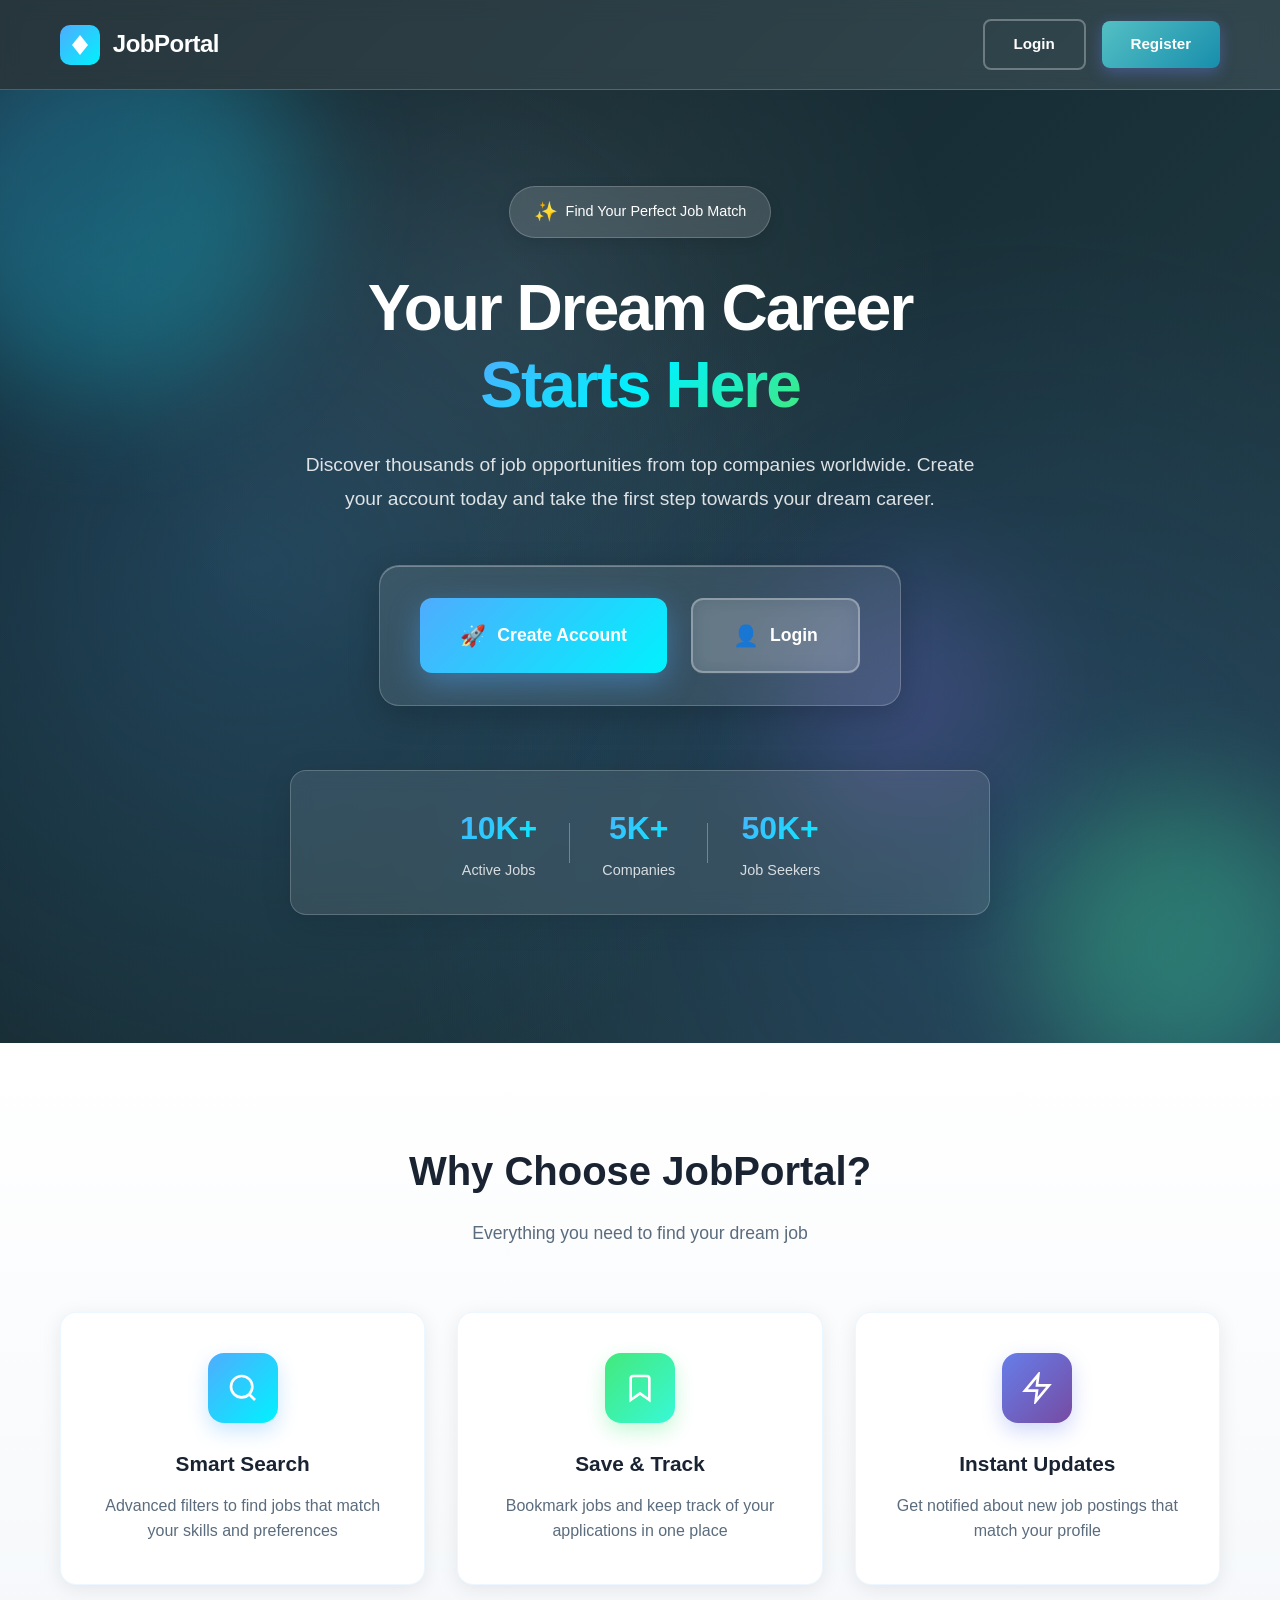
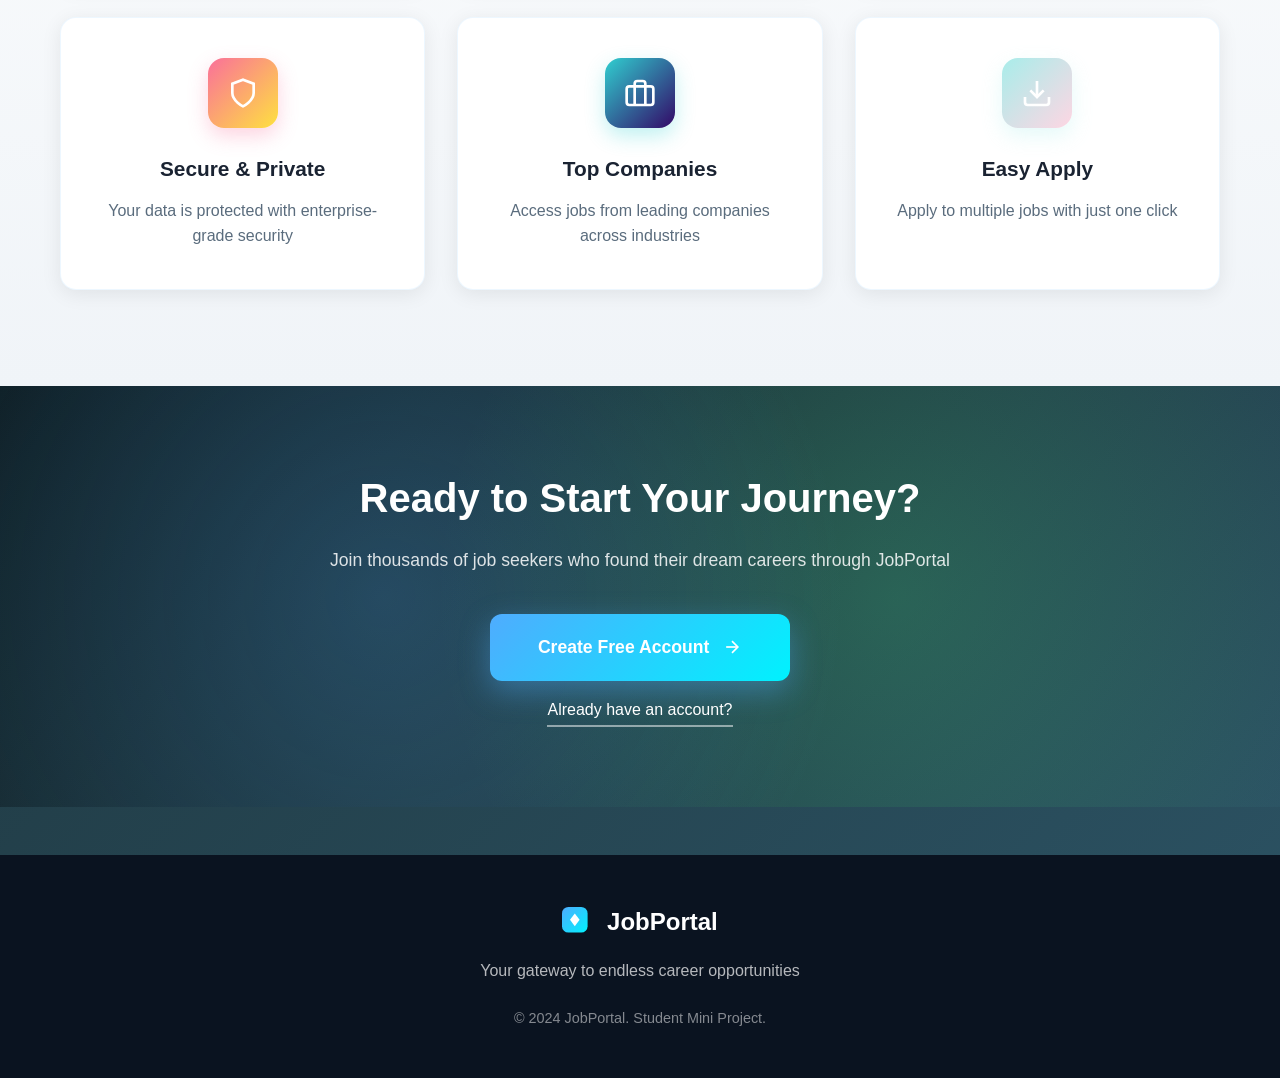
<file: index.html>
<!doctype html>
<html lang="en">
  <head>
    <meta charset="UTF-8" />
    <meta name="viewport" content="width=device-width, initial-scale=1.0" />
    <title>JobPortal - Your Dream Career Starts Here</title>
    <link rel="stylesheet" href="css/styles.css" />
    <link rel="stylesheet" href="css/home.css" />
  </head>
  <body class="home-page">
    <nav class="navbar-home">
      <div class="container">
        <div class="logo-modern">
          <div class="logo-icon">
            <svg width="40" height="40" viewBox="0 0 40 40">
              <defs>
                <linearGradient
                  id="logoGrad"
                  x1="0%"
                  y1="0%"
                  x2="100%"
                  y2="100%"
                >
                  <stop
                    offset="0%"
                    style="stop-color: #4facfe; stop-opacity: 1"
                  />
                  <stop
                    offset="100%"
                    style="stop-color: #00f2fe; stop-opacity: 1"
                  />
                </linearGradient>
              </defs>
              <rect width="40" height="40" rx="10" fill="url(#logoGrad)" />
              <path d="M20 10 L28 20 L20 30 L12 20 Z" fill="white" />
            </svg>
          </div>
          <span class="logo-text">JobPortal</span>
        </div>
        <div class="nav-actions">
          <a href="login.html" class="nav-btn login-btn">Login</a>
          <a href="signup.html" class="nav-btn register-btn">Register</a>
        </div>
      </div>
    </nav>

    <section class="hero-modern">
      <div class="hero-bg-gradient"></div>
      <div class="hero-shapes">
        <div class="shape shape-1"></div>
        <div class="shape shape-2"></div>
        <div class="shape shape-3"></div>
      </div>

      <div class="container hero-container">
        <div class="hero-content-modern">
          <div class="hero-badge">
            <span class="badge-icon">✨</span>
            <span>Find Your Perfect Job Match</span>
          </div>

          <h1 class="hero-title-modern">
            Your Dream Career<br />
            <span class="gradient-text">Starts Here</span>
          </h1>

          <p class="hero-subtitle-modern">
            Discover thousands of job opportunities from top companies
            worldwide. Create your account today and take the first step towards
            your dream career.
          </p>

          <div class="hero-cta">
            <a href="signup.html" class="cta-primary">
              <span class="cta-icon">🚀</span>
              <span>Create Account</span>
            </a>
            <a href="login.html" class="cta-secondary">
              <span class="cta-icon">👤</span>
              <span>Login</span>
            </a>
          </div>

          <div class="hero-stats">
            <div class="stat-item">
              <div class="stat-number">10K+</div>
              <div class="stat-label">Active Jobs</div>
            </div>
            <div class="stat-divider"></div>
            <div class="stat-item">
              <div class="stat-number">5K+</div>
              <div class="stat-label">Companies</div>
            </div>
            <div class="stat-divider"></div>
            <div class="stat-item">
              <div class="stat-number">50K+</div>
              <div class="stat-label">Job Seekers</div>
            </div>
          </div>
        </div>
      </div>
    </section>

    <section class="features-modern">
      <div class="container">
        <div class="section-header">
          <h2 class="section-title">Why Choose JobPortal?</h2>
          <p class="section-subtitle">
            Everything you need to find your dream job
          </p>
        </div>

        <div class="features-grid-modern">
          <div class="feature-card-modern">
            <div class="feature-icon-wrapper">
              <div class="feature-icon gradient-1">
                <svg
                  width="32"
                  height="32"
                  viewBox="0 0 24 24"
                  fill="none"
                  stroke="currentColor"
                  stroke-width="2"
                >
                  <circle cx="11" cy="11" r="8"></circle>
                  <path d="m21 21-4.35-4.35"></path>
                </svg>
              </div>
            </div>
            <h3 class="feature-title">Smart Search</h3>
            <p class="feature-desc">
              Advanced filters to find jobs that match your skills and
              preferences
            </p>
          </div>

          <div class="feature-card-modern">
            <div class="feature-icon-wrapper">
              <div class="feature-icon gradient-2">
                <svg
                  width="32"
                  height="32"
                  viewBox="0 0 24 24"
                  fill="none"
                  stroke="currentColor"
                  stroke-width="2"
                >
                  <path
                    d="M19 21l-7-5-7 5V5a2 2 0 0 1 2-2h10a2 2 0 0 1 2 2z"
                  ></path>
                </svg>
              </div>
            </div>
            <h3 class="feature-title">Save & Track</h3>
            <p class="feature-desc">
              Bookmark jobs and keep track of your applications in one place
            </p>
          </div>

          <div class="feature-card-modern">
            <div class="feature-icon-wrapper">
              <div class="feature-icon gradient-3">
                <svg
                  width="32"
                  height="32"
                  viewBox="0 0 24 24"
                  fill="none"
                  stroke="currentColor"
                  stroke-width="2"
                >
                  <path d="M13 2L3 14h9l-1 8 10-12h-9l1-8z"></path>
                </svg>
              </div>
            </div>
            <h3 class="feature-title">Instant Updates</h3>
            <p class="feature-desc">
              Get notified about new job postings that match your profile
            </p>
          </div>

          <div class="feature-card-modern">
            <div class="feature-icon-wrapper">
              <div class="feature-icon gradient-4">
                <svg
                  width="32"
                  height="32"
                  viewBox="0 0 24 24"
                  fill="none"
                  stroke="currentColor"
                  stroke-width="2"
                >
                  <path d="M12 22s8-4 8-10V5l-8-3-8 3v7c0 6 8 10 8 10z"></path>
                </svg>
              </div>
            </div>
            <h3 class="feature-title">Secure & Private</h3>
            <p class="feature-desc">
              Your data is protected with enterprise-grade security
            </p>
          </div>

          <div class="feature-card-modern">
            <div class="feature-icon-wrapper">
              <div class="feature-icon gradient-5">
                <svg
                  width="32"
                  height="32"
                  viewBox="0 0 24 24"
                  fill="none"
                  stroke="currentColor"
                  stroke-width="2"
                >
                  <rect x="2" y="7" width="20" height="14" rx="2" ry="2"></rect>
                  <path d="M16 21V5a2 2 0 0 0-2-2h-4a2 2 0 0 0-2 2v16"></path>
                </svg>
              </div>
            </div>
            <h3 class="feature-title">Top Companies</h3>
            <p class="feature-desc">
              Access jobs from leading companies across industries
            </p>
          </div>

          <div class="feature-card-modern">
            <div class="feature-icon-wrapper">
              <div class="feature-icon gradient-6">
                <svg
                  width="32"
                  height="32"
                  viewBox="0 0 24 24"
                  fill="none"
                  stroke="currentColor"
                  stroke-width="2"
                >
                  <path d="M21 15v4a2 2 0 0 1-2 2H5a2 2 0 0 1-2-2v-4"></path>
                  <polyline points="7 10 12 15 17 10"></polyline>
                  <line x1="12" y1="15" x2="12" y2="3"></line>
                </svg>
              </div>
            </div>
            <h3 class="feature-title">Easy Apply</h3>
            <p class="feature-desc">
              Apply to multiple jobs with just one click
            </p>
          </div>
        </div>
      </div>
    </section>

    <section class="cta-section">
      <div class="cta-gradient-bg"></div>
      <div class="container">
        <div class="cta-content">
          <h2 class="cta-title">Ready to Start Your Journey?</h2>
          <p class="cta-subtitle">
            Join thousands of job seekers who found their dream careers through
            JobPortal
          </p>
          <div class="cta-buttons">
            <a href="signup.html" class="cta-btn-primary">
              Create Free Account
              <svg
                width="20"
                height="20"
                viewBox="0 0 24 24"
                fill="none"
                stroke="currentColor"
                stroke-width="2"
              >
                <line x1="5" y1="12" x2="19" y2="12"></line>
                <polyline points="12 5 19 12 12 19"></polyline>
              </svg>
            </a>
            <a href="login.html" class="cta-btn-secondary"
              >Already have an account?</a
            >
          </div>
        </div>
      </div>
    </section>

    <footer class="footer-modern">
      <div class="container">
        <div class="footer-content">
          <div class="footer-logo">
            <div class="logo-icon">
              <svg width="32" height="32" viewBox="0 0 40 40">
                <defs>
                  <linearGradient
                    id="footerLogoGrad"
                    x1="0%"
                    y1="0%"
                    x2="100%"
                    y2="100%"
                  >
                    <stop
                      offset="0%"
                      style="stop-color: #4facfe; stop-opacity: 1"
                    />
                    <stop
                      offset="100%"
                      style="stop-color: #00f2fe; stop-opacity: 1"
                    />
                  </linearGradient>
                </defs>
                <rect
                  width="32"
                  height="32"
                  rx="8"
                  fill="url(#footerLogoGrad)"
                />
                <path d="M16 8 L22 16 L16 24 L10 16 Z" fill="white" />
              </svg>
            </div>
            <span>JobPortal</span>
          </div>
          <p class="footer-tagline">
            Your gateway to endless career opportunities
          </p>
          <p class="footer-copyright">
            &copy; 2024 JobPortal. Student Mini Project.
          </p>
        </div>
      </div>
    </footer>
  </body>
</html>
</file>
<file: css/styles.css>
* {
    margin: 0;
    padding: 0;
    box-sizing: border-box;
}

body {
    font-family: 'Segoe UI', Tahoma, Geneva, Verdana, sans-serif;
    line-height: 1.6;
    color: #333;
    background-color: #f5f5f5;
}

.container {
    max-width: 1200px;
    margin: 0 auto;
    padding: 0 20px;
}

.navbar {
    background-color: #2c3e50;
    color: white;
    padding: 1rem 0;
    box-shadow: 0 2px 5px rgba(0,0,0,0.1);
}

.navbar .container {
    display: flex;
    justify-content: space-between;
    align-items: center;
}

.logo h2 {
    color: white;
    font-size: 1.5rem;
}

.nav-links {
    display: flex;
    list-style: none;
    gap: 2rem;
    align-items: center;
}

.nav-links a {
    color: white;
    text-decoration: none;
    transition: color 0.3s;
}

.nav-links a:hover {
    color: #3498db;
}

.btn-primary {
    background-color: #3498db;
    color: white;
    padding: 0.6rem 1.5rem;
    border: none;
    border-radius: 5px;
    cursor: pointer;
    text-decoration: none;
    display: inline-block;
    transition: background-color 0.3s;
}

.btn-primary:hover {
    background-color: #2980b9;
}

.btn-secondary {
    background-color: transparent;
    color: #3498db;
    padding: 0.6rem 1.5rem;
    border: 2px solid #3498db;
    border-radius: 5px;
    cursor: pointer;
    text-decoration: none;
    display: inline-block;
    transition: all 0.3s;
}

.btn-secondary:hover {
    background-color: #3498db;
    color: white;
}

.btn-large {
    padding: 1rem 2rem;
    font-size: 1.1rem;
}

.btn-block {
    width: 100%;
    padding: 1rem;
    font-size: 1rem;
}

.hero {
    background: linear-gradient(135deg, #5a4c31 0%, #7a4e15 100%);
    color: white;
    padding: 6rem 0;
    text-align: center;
}

.hero-content h1 {
    font-size: 3rem;
    margin-bottom: 1rem;
}

.hero-content p {
    font-size: 1.3rem;
    margin-bottom: 2rem;
}

.cta-buttons {
    display: flex;
    gap: 1rem;
    justify-content: center;
}

.features {
    padding: 4rem 0;
    background-color: white;
}

.features h2 {
    text-align: center;
    font-size: 2.5rem;
    margin-bottom: 3rem;
}

.features-grid {
    display: grid;
    grid-template-columns: repeat(auto-fit, minmax(250px, 1fr));
    gap: 2rem;
}

.feature-card {
    text-align: center;
    padding: 2rem;
    border-radius: 10px;
    box-shadow: 0 3px 10px rgba(0,0,0,0.1);
    transition: transform 0.3s;
}

.feature-card:hover {
    transform: translateY(-5px);
}

.feature-icon {
    font-size: 3rem;
    margin-bottom: 1rem;
}

.auth-section {
    min-height: calc(100vh - 80px);
    display: flex;
    align-items: center;
    padding: 2rem 0;
}

.auth-card {
    max-width: 400px;
    margin: 0 auto;
    background: white;
    padding: 2.5rem;
    border-radius: 10px;
    box-shadow: 0 5px 15px rgba(0,0,0,0.1);
}

.auth-card h2 {
    margin-bottom: 0.5rem;
    color: #2c3e50;
}

.auth-card > p {
    color: #7f8c8d;
    margin-bottom: 2rem;
}

.form-group {
    margin-bottom: 1.5rem;
}

.form-group label {
    display: block;
    margin-bottom: 0.5rem;
    color: #2c3e50;
    font-weight: 500;
}

.form-group input {
    width: 100%;
    padding: 0.8rem;
    border: 1px solid #ddd;
    border-radius: 5px;
    font-size: 1rem;
}

.form-group input:focus {
    outline: none;
    border-color: #3498db;
}

.auth-footer {
    text-align: center;
    margin-top: 1.5rem;
    color: #7f8c8d;
}

.auth-footer a {
    color: #3498db;
    text-decoration: none;
}

.search-section {
    background: linear-gradient(135deg, #2f7c81 0%, #083338 100%);
    padding: 3rem 0;
    color: white;
}

.search-section h1 {
    text-align: center;
    margin-bottom: 2rem;
}

.search-bar {
    display: flex;
    gap: 1rem;
    max-width: 800px;
    margin: 0 auto;
    flex-wrap: wrap;
}

.search-bar input {
    flex: 1;
    min-width: 200px;
    padding: 1rem;
    border: none;
    border-radius: 5px;
    font-size: 1rem;
}

.search-bar button {
    padding: 1rem 2rem;
}

.jobs-section {
    padding: 3rem 0;
}

.jobs-grid {
    display: grid;
    grid-template-columns: repeat(auto-fill, minmax(300px, 1fr));
    gap: 2rem;
    margin-bottom: 2rem;
}

.job-card {
    background: white;
    padding: 1.5rem;
    border-radius: 10px;
    box-shadow: 0 3px 10px rgba(0,0,0,0.1);
    transition: transform 0.3s, box-shadow 0.3s;
}

.job-card:hover {
    transform: translateY(-5px);
    box-shadow: 0 5px 20px rgba(0,0,0,0.15);
}

.job-card h3 {
    color: #2c3e50;
    margin-bottom: 0.5rem;
    font-size: 1.3rem;
}

.job-card .company {
    color: #3498db;
    font-weight: 600;
    margin-bottom: 0.5rem;
}

.job-card .location,
.job-card .salary {
    color: #7f8c8d;
    margin-bottom: 0.5rem;
    font-size: 0.9rem;
}

.job-card .description {
    color: #555;
    margin: 1rem 0;
    line-height: 1.5;
}

.job-card .actions {
    display: flex;
    gap: 0.5rem;
    margin-top: 1rem;
}

.btn-save {
    background-color: #2ecc71;
}

.btn-save:hover {
    background-color: #27ae60;
}

.btn-save.saved {
    background-color: #95a5a6;
    cursor: default;
}

.pagination {
    display: flex;
    justify-content: center;
    align-items: center;
    gap: 1rem;
    padding: 2rem 0;
}

.pagination button {
    padding: 0.7rem 1.5rem;
    background-color: #3498db;
    color: white;
    border: none;
    border-radius: 5px;
    cursor: pointer;
}

.pagination button:disabled {
    background-color: #bdc3c7;
    cursor: not-allowed;
}

.spinner-container {
    text-align: center;
    padding: 3rem 0;
}

.spinner {
    border: 4px solid #f3f3f3;
    border-top: 4px solid #3498db;
    border-radius: 50%;
    width: 50px;
    height: 50px;
    animation: spin 1s linear infinite;
    margin: 0 auto 1rem;
}

@keyframes spin {
    0% { transform: rotate(0deg); }
    100% { transform: rotate(360deg); }
}

.toast {
    position: fixed;
    bottom: 30px;
    right: 30px;
    background-color: #2ecc71;
    color: white;
    padding: 1rem 1.5rem;
    border-radius: 5px;
    box-shadow: 0 3px 10px rgba(0,0,0,0.2);
    display: none;
    z-index: 1000;
}

.toast.show {
    display: block;
    animation: slideIn 0.3s ease-in;
}

@keyframes slideIn {
    from {
        transform: translateX(400px);
        opacity: 0;
    }
    to {
        transform: translateX(0);
        opacity: 1;
    }
}

.error-message {
    color: #e74c3c;
    background-color: #fadbd8;
    padding: 1rem;
    border-radius: 5px;
    margin-top: 1rem;
    display: none;
}

.success-message {
    color: #27ae60;
    background-color: #d5f4e6;
    padding: 1rem;
    border-radius: 5px;
    margin-top: 1rem;
    display: none;
}

footer {
    background-color: #2c3e50;
    color: white;
    text-align: center;
    padding: 2rem 0;
    margin-top: 3rem;
}

@media (max-width: 768px) {
    .hero-content h1 {
        font-size: 2rem;
    }

    .cta-buttons {
        flex-direction: column;
    }

    .nav-links {
        flex-direction: column;
        gap: 1rem;
    }

    .search-bar {
        flex-direction: column;
    }

    .jobs-grid {
        grid-template-columns: 1fr;
    }
}
</file>
<file: css/home.css>
.home-page {
  background: linear-gradient(135deg, #0f2027 0%, #203a43 50%, #2c5364 100%);
  min-height: 100vh;
}

.navbar-home {
  background: rgba(255, 255, 255, 0.1);
  backdrop-filter: blur(10px);
  -webkit-backdrop-filter: blur(10px);
  border-bottom: 1px solid rgba(255, 255, 255, 0.2);
  padding: 1.2rem 0;
  position: sticky;
  top: 0;
  z-index: 1000;
}

.navbar-home .container {
  display: flex;
  justify-content: space-between; /* ✅ Logo left, buttons right */
  align-items: center;
}

.logo-modern {
  display: flex;
  align-items: center;
  gap: 0.8rem;
}

.logo-icon {
  display: flex;
  align-items: center;
}

.logo-text {
  font-size: 1.5rem;
  font-weight: 700;
  color: white;
  letter-spacing: -0.5px;
}

.nav-actions {
  display: flex;
  gap: 1rem;
  align-items: center;
  margin-left: auto;
}
.nav-btn {
  padding: 0.7rem 1.8rem;
  border-radius: 8px;
  text-decoration: none;
  font-weight: 600;
  transition: all 0.3s ease;
  font-size: 0.95rem;
}

.login-btn {
  color: white;
  border: 2px solid rgba(255, 255, 255, 0.3);
}

.login-btn:hover {
  background: rgba(255, 255, 255, 0.15);
  border-color: rgba(255, 255, 255, 0.5);
  transform: translateY(-2px);
}

.register-btn {
  background: linear-gradient(135deg, #54c0c4 0%, #188eac 100%);
  color: white;
  border: none;
  box-shadow: 0 4px 15px rgba(102, 126, 234, 0.4);
}

.register-btn:hover {
  transform: translateY(-2px);
  box-shadow: 0 6px 20px rgba(102, 126, 234, 0.6);
}

.hero-modern {
  position: relative;
  padding: 6rem 0 8rem;
  overflow: hidden;
}

.hero-bg-gradient {
  position: absolute;
  top: 0;
  left: 0;
  right: 0;
  bottom: 0;
  background:
    radial-gradient(
      circle at 20% 50%,
      rgba(79, 172, 254, 0.2) 0%,
      transparent 50%
    ),
    radial-gradient(
      circle at 80% 80%,
      rgba(58, 123, 213, 0.2) 0%,
      transparent 50%
    ),
    radial-gradient(
      circle at 40% 20%,
      rgba(255, 255, 255, 0.08) 0%,
      transparent 40%
    );
}

.hero-shapes {
  position: absolute;
  top: 0;
  left: 0;
  right: 0;
  bottom: 0;
  overflow: hidden;
}

.shape {
  position: absolute;
  border-radius: 50%;
  filter: blur(60px);
  opacity: 0.3;
  animation: float 20s infinite ease-in-out;
}

.shape-1 {
  width: 400px;
  height: 400px;
  background: linear-gradient(135deg, #4facfe 0%, #00f2fe 100%);
  top: -100px;
  left: -100px;
  animation-delay: 0s;
}

.shape-2 {
  width: 300px;
  height: 300px;
  background: linear-gradient(135deg, #43e97b 0%, #38f9d7 100%);
  bottom: -50px;
  right: -50px;
  animation-delay: 7s;
}

.shape-3 {
  width: 250px;
  height: 250px;
  background: linear-gradient(135deg, #667eea 0%, #764ba2 100%);
  top: 50%;
  right: 20%;
  animation-delay: 14s;
}

@keyframes float {
  0%,
  100% {
    transform: translate(0, 0) scale(1);
  }
  33% {
    transform: translate(30px, -30px) scale(1.1);
  }
  66% {
    transform: translate(-20px, 20px) scale(0.9);
  }
}

.hero-container {
  position: relative;
  z-index: 1;
}

.hero-content-modern {
  max-width: 700px;
  margin: 0 auto;
  text-align: center;
}

.hero-badge {
  display: inline-flex;
  align-items: center;
  gap: 0.5rem;
  background: rgba(255, 255, 255, 0.15);
  backdrop-filter: blur(10px);
  -webkit-backdrop-filter: blur(10px);
  padding: 0.6rem 1.5rem;
  border-radius: 50px;
  color: white;
  font-size: 0.9rem;
  font-weight: 500;
  margin-bottom: 2rem;
  border: 1px solid rgba(255, 255, 255, 0.2);
  box-shadow: 0 4px 15px rgba(0, 0, 0, 0.1);
}

.badge-icon {
  font-size: 1.2rem;
}

.hero-title-modern {
  font-size: 4rem;
  font-weight: 800;
  color: white;
  margin-bottom: 1.5rem;
  line-height: 1.2;
  letter-spacing: -2px;
}

.gradient-text {
  background: linear-gradient(135deg, #4facfe 0%, #00f2fe 50%, #43e97b 100%);
  -webkit-background-clip: text;
  -webkit-text-fill-color: transparent;
  background-clip: text;
  display: inline-block;
}

.hero-subtitle-modern {
  font-size: 1.2rem;
  color: rgba(255, 255, 255, 0.85);
  margin-bottom: 3rem;
  line-height: 1.8;
}

.hero-cta {
  display: inline-flex;
  gap: 1.5rem;
  padding: 2rem 2.5rem;
  background: rgba(255, 255, 255, 0.1);
  backdrop-filter: blur(20px);
  -webkit-backdrop-filter: blur(20px);
  border-radius: 20px;
  border: 1px solid rgba(255, 255, 255, 0.2);
  box-shadow:
    0 8px 32px rgba(0, 0, 0, 0.2),
    inset 0 1px 0 rgba(255, 255, 255, 0.3);
  margin-bottom: 4rem;
}

.cta-primary,
.cta-secondary {
  display: flex;
  align-items: center;
  gap: 0.7rem;
  padding: 1.2rem 2.5rem;
  border-radius: 12px;
  text-decoration: none;
  font-weight: 600;
  font-size: 1.1rem;
  transition: all 0.3s ease;
}

.cta-primary {
  background: linear-gradient(135deg, #4facfe 0%, #00f2fe 100%);
  color: white;
  box-shadow: 0 10px 30px rgba(79, 172, 254, 0.4);
}

.cta-primary:hover {
  transform: translateY(-3px);
  box-shadow: 0 15px 40px rgba(79, 172, 254, 0.6);
}

.cta-secondary {
  background: rgba(255, 255, 255, 0.15);
  backdrop-filter: blur(10px);
  -webkit-backdrop-filter: blur(10px);
  color: white;
  border: 2px solid rgba(255, 255, 255, 0.3);
}

.cta-secondary:hover {
  background: rgba(255, 255, 255, 0.25);
  border-color: rgba(255, 255, 255, 0.5);
  transform: translateY(-2px);
}

.cta-icon {
  font-size: 1.3rem;
}

.hero-stats {
  display: flex;
  justify-content: center;
  align-items: center;
  gap: 2rem;
  padding: 2rem;
  background: rgba(255, 255, 255, 0.1);
  backdrop-filter: blur(10px);
  -webkit-backdrop-filter: blur(10px);
  border-radius: 16px;
  border: 1px solid rgba(255, 255, 255, 0.2);
  box-shadow: 0 8px 32px rgba(0, 0, 0, 0.1);
}

.stat-item {
  text-align: center;
}

.stat-number {
  font-size: 2rem;
  font-weight: 700;
  background: linear-gradient(135deg, #4facfe 0%, #00f2fe 100%);
  -webkit-background-clip: text;
  -webkit-text-fill-color: transparent;
  background-clip: text;
  margin-bottom: 0.3rem;
}

.stat-label {
  font-size: 0.9rem;
  color: rgba(255, 255, 255, 0.8);
}

.stat-divider {
  width: 1px;
  height: 40px;
  background: rgba(255, 255, 255, 0.3);
}

.features-modern {
  padding: 6rem 0;
  background: linear-gradient(180deg, #ffffff 0%, #f0f4f8 100%);
}

.section-header {
  text-align: center;
  margin-bottom: 4rem;
}

.section-title {
  font-size: 2.5rem;
  font-weight: 700;
  color: #1a2332;
  margin-bottom: 1rem;
}

.section-subtitle {
  font-size: 1.1rem;
  color: #5a6c7d;
}

.features-grid-modern {
  display: grid;
  grid-template-columns: repeat(auto-fit, minmax(280px, 1fr));
  gap: 2rem;
}

.feature-card-modern {
  background: white;
  padding: 2.5rem 2rem;
  border-radius: 16px;
  box-shadow: 0 4px 20px rgba(0, 0, 0, 0.08);
  transition: all 0.3s ease;
  text-align: center;
  border: 1px solid rgba(79, 172, 254, 0.1);
}

.feature-card-modern:hover {
  transform: translateY(-10px);
  box-shadow: 0 10px 40px rgba(79, 172, 254, 0.2);
}

.feature-icon-wrapper {
  margin-bottom: 1.5rem;
}

.feature-icon {
  width: 70px;
  height: 70px;
  border-radius: 16px;
  display: flex;
  align-items: center;
  justify-content: center;
  margin: 0 auto;
  color: white;
}

.gradient-1 {
  background: linear-gradient(135deg, #4facfe 0%, #00f2fe 100%);
  box-shadow: 0 8px 20px rgba(79, 172, 254, 0.3);
}

.gradient-2 {
  background: linear-gradient(135deg, #43e97b 0%, #38f9d7 100%);
  box-shadow: 0 8px 20px rgba(67, 233, 123, 0.3);
}

.gradient-3 {
  background: linear-gradient(135deg, #667eea 0%, #764ba2 100%);
  box-shadow: 0 8px 20px rgba(102, 126, 234, 0.3);
}

.gradient-4 {
  background: linear-gradient(135deg, #fa709a 0%, #fee140 100%);
  box-shadow: 0 8px 20px rgba(250, 112, 154, 0.3);
}

.gradient-5 {
  background: linear-gradient(135deg, #30cfd0 0%, #330867 100%);
  box-shadow: 0 8px 20px rgba(48, 207, 208, 0.3);
}

.gradient-6 {
  background: linear-gradient(135deg, #a8edea 0%, #fed6e3 100%);
  box-shadow: 0 8px 20px rgba(168, 237, 234, 0.3);
}

.feature-title {
  font-size: 1.3rem;
  font-weight: 600;
  color: #1a2332;
  margin-bottom: 0.8rem;
}

.feature-desc {
  color: #5a6c7d;
  line-height: 1.6;
}

.cta-section {
  position: relative;
  padding: 5rem 0;
  background: linear-gradient(135deg, #0f2027 0%, #203a43 50%, #2c5364 100%);
  overflow: hidden;
}

.cta-gradient-bg {
  position: absolute;
  top: 0;
  left: 0;
  right: 0;
  bottom: 0;
  background:
    radial-gradient(
      circle at 30% 50%,
      rgba(79, 172, 254, 0.2) 0%,
      transparent 50%
    ),
    radial-gradient(
      circle at 70% 50%,
      rgba(67, 233, 123, 0.2) 0%,
      transparent 50%
    );
}

.cta-content {
  position: relative;
  text-align: center;
  max-width: 700px;
  margin: 0 auto;
}

.cta-title {
  font-size: 2.5rem;
  font-weight: 700;
  color: white;
  margin-bottom: 1rem;
}

.cta-subtitle {
  font-size: 1.1rem;
  color: rgba(255, 255, 255, 0.85);
  margin-bottom: 2.5rem;
}

.cta-buttons {
  display: flex;
  flex-direction: column;
  gap: 1rem;
  align-items: center;
}

.cta-btn-primary {
  display: inline-flex;
  align-items: center;
  gap: 0.8rem;
  padding: 1.2rem 3rem;
  background: linear-gradient(135deg, #4facfe 0%, #00f2fe 100%);
  color: white;
  border-radius: 12px;
  text-decoration: none;
  font-weight: 600;
  font-size: 1.1rem;
  box-shadow: 0 10px 30px rgba(79, 172, 254, 0.4);
  transition: all 0.3s ease;
}

.cta-btn-primary:hover {
  transform: translateY(-3px);
  box-shadow: 0 15px 40px rgba(79, 172, 254, 0.6);
}

.cta-btn-secondary {
  color: white;
  text-decoration: none;
  font-size: 1rem;
  border-bottom: 2px solid rgba(255, 255, 255, 0.5);
  padding-bottom: 0.2rem;
  transition: all 0.3s ease;
}

.cta-btn-secondary:hover {
  border-color: #4facfe;
  color: #4facfe;
}

.footer-modern {
  background: #0a1320;
  padding: 3rem 0;
  color: white;
}

.footer-content {
  text-align: center;
}

.footer-logo {
  display: flex;
  align-items: center;
  justify-content: center;
  gap: 0.8rem;
  margin-bottom: 1rem;
  font-size: 1.5rem;
  font-weight: 700;
}

.footer-tagline {
  color: rgba(255, 255, 255, 0.7);
  margin-bottom: 1.5rem;
}

.footer-copyright {
  color: rgba(255, 255, 255, 0.5);
  font-size: 0.9rem;
}

@media (max-width: 768px) {
  .hero-title-modern {
    font-size: 2.5rem;
  }

  .hero-cta {
    flex-direction: column;
    padding: 1.5rem 1.5rem;
  }

  .cta-primary,
  .cta-secondary {
    width: 100%;
    justify-content: center;
  }

  .hero-stats {
    flex-direction: column;
    gap: 1.5rem;
  }

  .stat-divider {
    width: 60%;
    height: 1px;
  }

  .nav-actions {
    gap: 0.5rem;
  }

  .nav-btn {
    padding: 0.6rem 1.2rem;
    font-size: 0.85rem;
  }

  .cta-title {
    font-size: 1.8rem;
  }

  .features-grid-modern {
    grid-template-columns: 1fr;
  }
}
</file>
